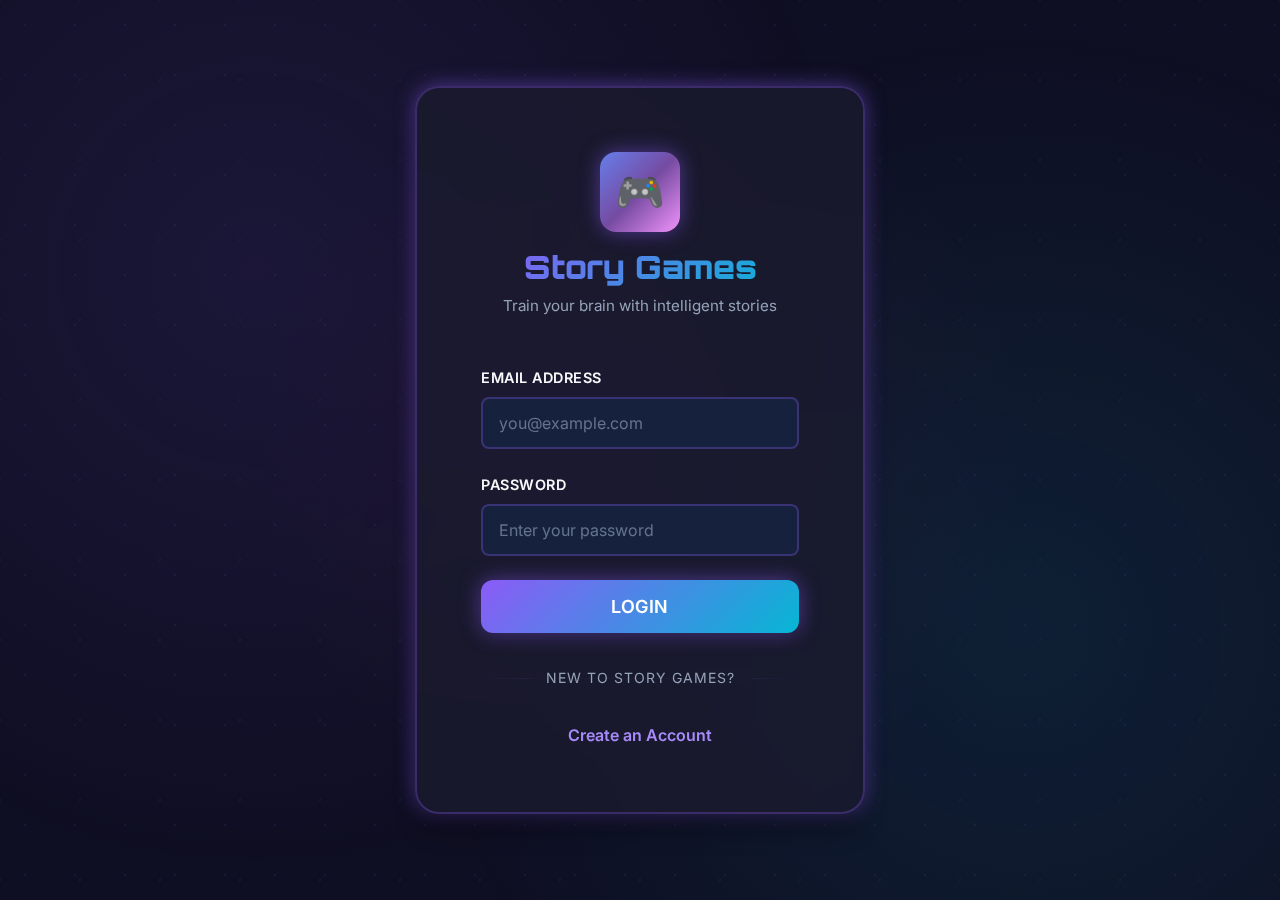
<file: index.html>
<!DOCTYPE html>
<html lang="en">

<head>
  <meta charset="UTF-8">
  <meta name="viewport" content="width=device-width, initial-scale=1.0">
  <meta name="description" content="Story Games - Login to play cognitive story-based games">
  <title>Story Games - Login</title>

  <!-- Styles -->
  <link rel="stylesheet" href="styles/main.css">
  <link rel="stylesheet" href="styles/auth.css">
</head>

<body>
  <div class="auth-container">
    <div class="auth-box">
      <!-- Logo -->
      <div class="auth-logo">
        <div class="auth-logo-icon">🎮</div>
        <h1 class="auth-title">Story Games</h1>
        <p class="auth-subtitle">Train your brain with intelligent stories</p>
      </div>

      <!-- Alert Messages -->
      <div id="loginError" class="alert alert-error"></div>

      <!-- Demo Credentials Info -->
      <div class="alert alert-info"
        style="background-color: #e3f2fd; color: #1976d2; border-left: 4px solid #2196f3; margin-bottom: 20px;">
        <strong>🎯 Demo Account for Testing:</strong><br>
        <strong>Email:</strong> demo@test.com<br>
        <strong>Password:</strong> demo123
      </div>

      <!-- Login Form -->
      <form id="loginForm" class="auth-form">
        <div class="form-group">
          <label for="email">Email Address</label>
          <input type="email" id="email" name="email" placeholder="you@example.com" required autocomplete="email">
        </div>

        <div class="form-group">
          <label for="password">Password</label>
          <input type="password" id="password" name="password" placeholder="Enter your password" required
            autocomplete="current-password">
        </div>

        <button type="submit" class="btn btn-primary btn-lg" style="width: 100%;">
          Login
        </button>
      </form>

      <!-- Divider -->
      <div class="auth-divider">
        <span>New to Story Games?</span>
      </div>

      <!-- Register Link -->
      <div class="auth-link">
        <a href="register.html">Create an Account</a>
      </div>
    </div>
  </div>

  <!-- Scripts -->
  <script src="scripts/storage.js"></script>
  <script src="scripts/auth.js"></script>
  <script>
    // Check if already logged in
    checkAuth(false);

    // Handle login form submission
    document.getElementById('loginForm').addEventListener('submit', function (e) {
      e.preventDefault();

      const formData = {
        email: document.getElementById('email').value,
        password: document.getElementById('password').value
      };

      const submitButton = e.target.querySelector('button[type="submit"]');
      setButtonLoading(submitButton, true);
      hideError('loginError');

      // Simulate network delay for better UX
      setTimeout(() => {
        const result = loginUser(formData.email, formData.password);
        setButtonLoading(submitButton, false);

        if (result.success) {
          // Redirect to dashboard
          window.location.href = 'dashboard.html';
        } else {
          showError('loginError', result.message);
        }
      }, 500);
    });
  </script>
</body>

</html>
</file>
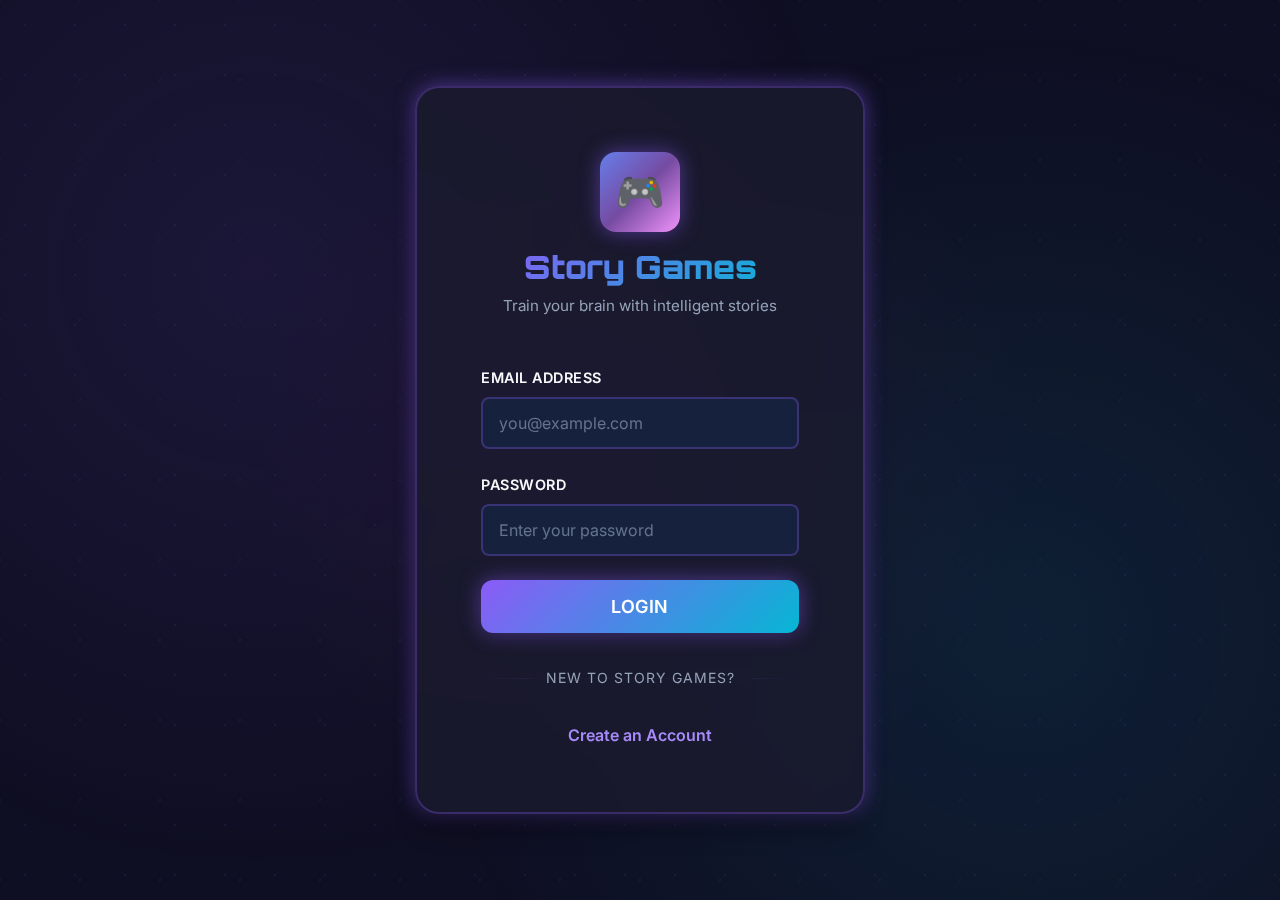
<file: dashboard.html>
<!DOCTYPE html>
<html lang="en">

<head>
    <meta charset="UTF-8">
    <meta name="viewport" content="width=device-width, initial-scale=1.0">
    <meta name="description" content="Story Games - Your gaming dashboard">
    <title>Story Games - Dashboard</title>

    <!-- Styles -->
    <link rel="stylesheet" href="styles/main.css">
    <link rel="stylesheet" href="styles/dashboard.css">
</head>

<body>
    <div class="dashboard">
        <!-- Header -->
        <header class="dashboard-header">
            <div class="container dashboard-header-content">
                <div class="dashboard-welcome">
                    <h2>Welcome back, <span id="userName"></span>!</h2>
                    <p>Ready to train your brain?</p>
                </div>
                <div class="dashboard-actions">
                    <button class="btn btn-secondary" onclick="logoutUser()">
                        Logout
                    </button>
                </div>
            </div>
        </header>

        <!-- Stats Section -->
        <section class="container">
            <div class="stats-grid" id="statsGrid">
                <!-- Stats will be inserted here -->
            </div>
        </section>

        <!-- Games Section -->
        <section class="games-section container">
            <h2 class="section-title">🎮 Choose Your Game</h2>
            <div class="games-grid">
                <!-- Game 1 Card -->
                <div class="game-card game1">
                    <div class="game-icon">🔍</div>
                    <h3 class="game-title">Pattern Detective</h3>
                    <p class="game-description">
                        Read stories and identify whether they describe a <strong>Shape</strong>,
                        <strong>Color</strong>, or <strong>Feeling</strong>.
                        Sharpen your analytical skills with progressive difficulty!
                    </p>
                    <div class="game-stats">
                        <div class="game-stat">
                            <div class="game-stat-label">Your Score</div>
                            <div class="game-stat-value" id="game1Score">0</div>
                        </div>
                        <div class="game-stat">
                            <div class="game-stat-label">Level</div>
                            <div class="game-stat-value" id="game1Level">1</div>
                        </div>
                        <div class="game-stat">
                            <div class="game-stat-label">Rank</div>
                            <div class="game-stat-value" id="game1Rank">#-</div>
                        </div>
                    </div>
                    <a href="game1.html" class="btn btn-primary btn-lg" style="width: 100%;">
                        Play Now
                    </a>
                </div>

                <!-- Game 2 Card -->
                <div class="game-card game2">
                    <div class="game-icon">🔢</div>
                    <h3 class="game-title">Number Hunter</h3>
                    <p class="game-description">
                        Discover the hidden number in each story. From simple numbers to complex calculations,
                        test your comprehension and mathematical intuition!
                    </p>
                    <div class="game-stats">
                        <div class="game-stat">
                            <div class="game-stat-label">Your Score</div>
                            <div class="game-stat-value" id="game2Score">0</div>
                        </div>
                        <div class="game-stat">
                            <div class="game-stat-label">Level</div>
                            <div class="game-stat-value" id="game2Level">1</div>
                        </div>
                        <div class="game-stat">
                            <div class="game-stat-label">Rank</div>
                            <div class="game-stat-value" id="game2Rank">#-</div>
                        </div>
                    </div>
                    <a href="game2.html" class="btn btn-primary btn-lg" style="width: 100%;">
                        Play Now
                    </a>
                </div>

                <!-- Game 3 Card -->
                <div class="game-card game3">
                    <div class="game-icon">🧞‍♂️</div>
                    <h3 class="game-title">Gene World Escape</h3>
                    <p class="game-description">
                        Help the hero escape by solving abstract puzzles!
                        Match patterns and unlock the path to freedom.
                    </p>
                    <div class="game-stats">
                        <div class="game-stat">
                            <div class="game-stat-label">Your Score</div>
                            <div class="game-stat-value" id="game3Score">0</div>
                        </div>
                        <div class="game-stat">
                            <div class="game-stat-label">Level</div>
                            <div class="game-stat-value" id="game3Level">1</div>
                        </div>
                        <div class="game-stat">
                            <div class="game-stat-label">Rank</div>
                            <div class="game-stat-value" id="game3Rank">#-</div>
                        </div>
                    </div>
                    <a href="game3.html" class="btn btn-primary btn-lg" style="width: 100%;">
                        Play Now
                    </a>
                </div>
            </div>
        </section>

        <!-- Leaderboard Section -->
        <section class="leaderboard-section container">
            <h2 class="section-title">🏆 Leaderboard</h2>

            <!-- Tabs -->
            <div class="leaderboard-tabs">
                <button class="tab-button active" onclick="switchTab(1)">
                    Pattern Detective
                </button>
                <button class="tab-button" onclick="switchTab(2)">
                    Number Hunter
                </button>
                <button class="tab-button" onclick="switchTab(3)">
                    Gene World Escape
                </button>
            </div>

            <!-- Tab Content -->
            <div class="tab-content active" id="leaderboard1">
                <!-- Game 1 leaderboard will be inserted here -->
            </div>

    </div>

    <div class="tab-content" id="leaderboard2">
        <!-- Game 2 leaderboard will be inserted here -->
    </div>

    <div class="tab-content" id="leaderboard3">
        <!-- Game 3 leaderboard will be inserted here -->
    </div>
    </section>
    </div>

    <!-- User Profile Modal -->
    <div id="userProfileModal" class="modal">
        <div class="modal-content">
            <div class="modal-header">
                <span class="modal-close" onclick="closeUserProfile()">&times;</span>
                <h3 id="profileName">User Profile</h3>
            </div>

            <div class="profile-info">
                <div class="profile-row">
                    <span class="profile-label">Email</span>
                    <span class="profile-value" id="profileEmail"></span>
                </div>
                <div class="profile-row">
                    <span class="profile-label">Age</span>
                    <span class="profile-value"><span id="profileAge"></span> years</span>
                </div>
                <div class="profile-row">
                    <span class="profile-label">Member Since</span>
                    <span class="profile-value" id="profileJoined"></span>
                </div>
            </div>

            <div class="profile-games">
                <div class="profile-game">
                    <h4 class="profile-game-title">🔍 Pattern Detective</h4>
                    <div class="profile-row">
                        <span class="profile-label">Score</span>
                        <span class="profile-value" id="profileGame1Score">0</span>
                    </div>
                    <div class="profile-row">
                        <span class="profile-label">Rank</span>
                        <span class="profile-value" id="profileGame1Rank">#-</span>
                    </div>
                    <div class="profile-row">
                        <span class="profile-label">Level</span>
                        <span class="profile-value" id="profileGame1Level">1</span>
                    </div>
                </div>

                <div class="profile-game">
                    <h4 class="profile-game-title">🔢 Number Hunter</h4>
                    <div class="profile-row">
                        <span class="profile-label">Score</span>
                        <span class="profile-value" id="profileGame2Score">0</span>
                    </div>
                    <div class="profile-row">
                        <span class="profile-label">Rank</span>
                        <span class="profile-value" id="profileGame2Rank">#-</span>
                    </div>
                    <div class="profile-row">
                        <span class="profile-label">Level</span>
                        <span class="profile-value" id="profileGame2Level">1</span>
                    </div>
                </div>

                <div class="profile-game">
                    <h4 class="profile-game-title">🧞‍♂️ Gene World Escape</h4>
                    <div class="profile-row">
                        <span class="profile-label">Score</span>
                        <span class="profile-value" id="profileGame3Score">0</span>
                    </div>
                    <div class="profile-row">
                        <span class="profile-label">Rank</span>
                        <span class="profile-value" id="profileGame3Rank">#-</span>
                    </div>
                    <div class="profile-row">
                        <span class="profile-label">Level</span>
                        <span class="profile-value" id="profileGame3Level">1</span>
                    </div>
                </div>
            </div>
        </div>
    </div>

    <!-- Scripts -->
    <script src="scripts/storage.js"></script>
    <script src="scripts/auth.js"></script>
    <script src="scripts/leaderboard.js"></script>
    <script>
        // Check authentication
        checkAuth(true);

        // Get current user
        const currentUser = getCurrentUser();

        if (currentUser) {
            // Display user info
            document.getElementById('userName').textContent = currentUser.name;

            // Get user stats
            const stats = getUserStats(currentUser.id);

            // Display stats cards
            const statsGrid = document.getElementById('statsGrid');
            statsGrid.innerHTML = `
        <div class="stat-card total">
          <div class="stat-label">
            <span class="stat-label-icon">💯</span>
            Total Score
          </div>
          <div class="stat-value">${stats.totalScore}</div>
          <div class="stat-details">
            <div class="stat-detail">
              <span>📊</span>
              ${stats.totalCompleted} completed
            </div>
          </div>
        </div>
        
        <div class="stat-card game1">
          <div class="stat-label">
            <span class="stat-label-icon">🔍</span>
            Pattern Detective
          </div>
          <div class="stat-value">${stats.game1.score}</div>
          <div class="stat-details">
            <div class="stat-detail">
              <span>🏅</span>
              Rank #${stats.game1.rank}
            </div>
            <div class="stat-detail">
              <span>⬆️</span>
              Level ${stats.game1.level}
            </div>
          </div>
        </div>
        
        <div class="stat-card game2">
          <div class="stat-label">
            <span class="stat-label-icon">🔢</span>
            Number Hunter
          </div>
          <div class="stat-value">${stats.game2.score}</div>
          <div class="stat-details">
            <div class="stat-detail">
              <span>🏅</span>
              Rank #${stats.game2.rank}
            </div>
            <div class="stat-detail">
              <span>⬆️</span>
              Level ${stats.game2.level}
            </div>
          </div>
        </div>
        </div>
        
        <div class="stat-card game3">
          <div class="stat-label">
            <span class="stat-label-icon">🧞‍♂️</span>
            Gene World Escape
          </div>
          <div class="stat-value">${stats.game3.score}</div>
          <div class="stat-details">
            <div class="stat-detail">
              <span>🏅</span>
              Rank #${stats.game3.rank}
            </div>
            <div class="stat-detail">
              <span>⬆️</span>
              Level ${stats.game3.level}
            </div>
          </div>
        </div>
      `;

            // Update game cards
            document.getElementById('game1Score').textContent = stats.game1.score;
            document.getElementById('game1Level').textContent = stats.game1.level;
            document.getElementById('game1Rank').textContent = '#' + stats.game1.rank;

            document.getElementById('game2Level').textContent = stats.game2.level;
            document.getElementById('game2Rank').textContent = '#' + stats.game2.rank;

            document.getElementById('game3Score').textContent = stats.game3.score;
            document.getElementById('game3Level').textContent = stats.game3.level;
            document.getElementById('game3Rank').textContent = '#' + stats.game3.rank;

            // Display leaderboards
            document.getElementById('leaderboard1').innerHTML = renderLeaderboard(1, currentUser.id);
            document.getElementById('leaderboard2').innerHTML = renderLeaderboard(2, currentUser.id);
            document.getElementById('leaderboard3').innerHTML = renderLeaderboard(3, currentUser.id);

            // Add click handlers to leaderboard items
            document.querySelectorAll('.leaderboard-item').forEach(item => {
                item.addEventListener('click', function () {
                    const userId = this.dataset.userId;
                    showUserProfile(userId);
                });
            });
        }

        // Tab switching function
        function switchTab(gameType) {
            // Update tab buttons
            const tabs = document.querySelectorAll('.tab-button');
            tabs.forEach((tab, index) => {
                if (index === gameType - 1) {
                    tab.classList.add('active');
                } else {
                    tab.classList.remove('active');
                }
            });

            // Update tab content
            const contents = document.querySelectorAll('.tab-content');
            contents.forEach((content, index) => {
                if (index === gameType - 1) {
                    content.classList.add('active');
                } else {
                    content.classList.remove('active');
                }
            });
        }

        // Close modal on outside click
        document.getElementById('userProfileModal').addEventListener('click', function (e) {
            if (e.target === this) {
                closeUserProfile();
            }
        });
    </script>
</body>

</html>
</file>
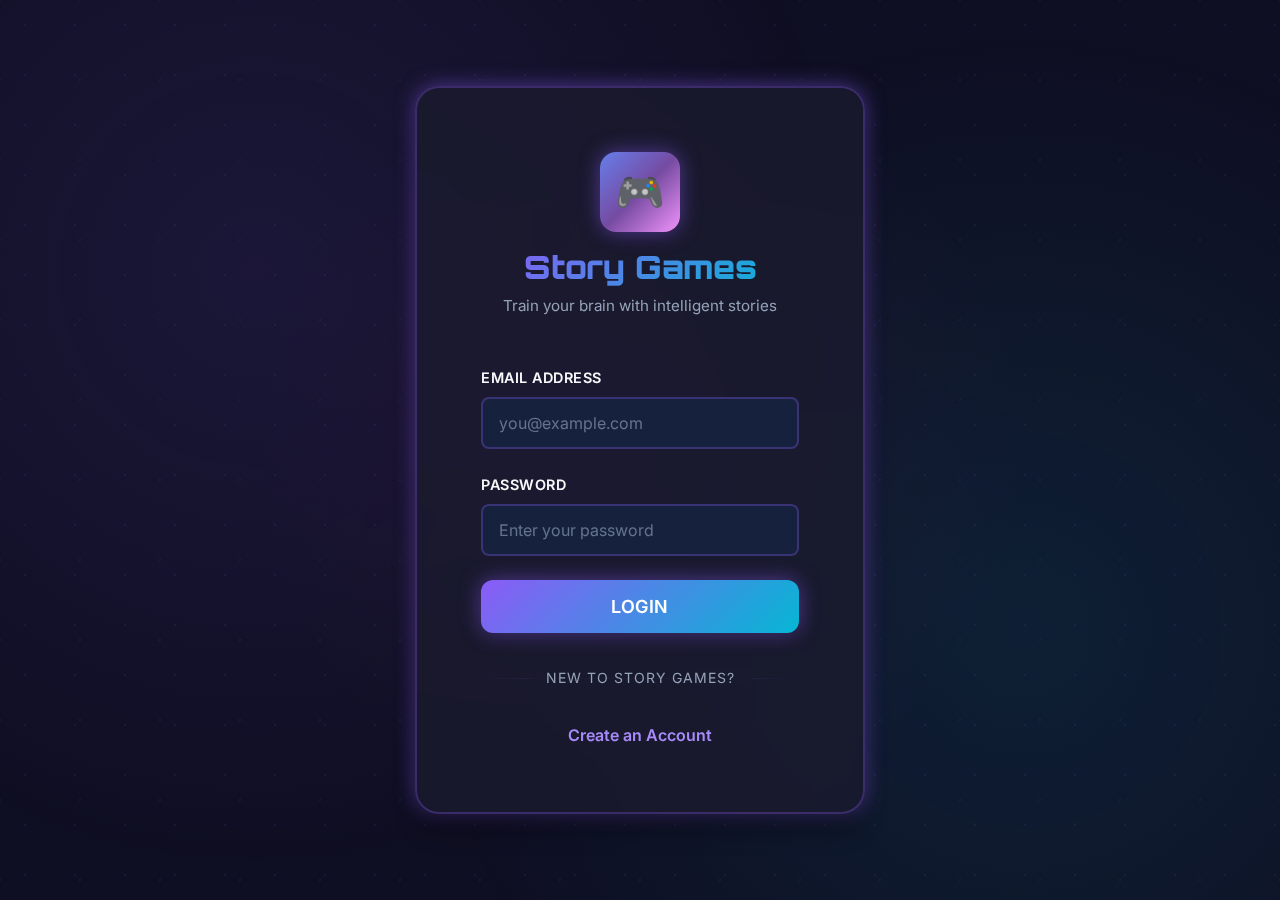
<file: game1.html>
<!DOCTYPE html>
<html lang="en">

<head>
    <meta charset="UTF-8">
    <meta name="viewport" content="width=device-width, initial-scale=1.0">
    <meta name="description" content="Pattern Detective - Identify shapes, colors, or feelings in stories">
    <title>Pattern Detective - Story Games</title>

    <!-- Styles -->
    <link rel="stylesheet" href="styles/main.css">
    <link rel="stylesheet" href="styles/game.css">
</head>

<body>
    <div class="game-container">
        <!-- Game Header -->
        <header class="game-header">
            <div class="container game-header-content">
                <div class="game-title-section">
                    <div class="game-title-icon">🔍</div>
                    <div class="game-title-text">
                        <h1>Pattern Detective</h1>
                        <p class="game-subtitle">Identify the hidden pattern in each story</p>
                    </div>
                </div>

                <div class="game-stats-bar">
                    <div class="game-stat-item">
                        <div class="game-stat-label">Score</div>
                        <div class="game-stat-value score" id="currentScore">0</div>
                    </div>
                    <div class="game-stat-item">
                        <div class="game-stat-label">Level</div>
                        <div class="game-stat-value level" id="currentLevel">1</div>
                    </div>
                    <div class="game-stat-item">
                        <div class="game-stat-label">Progress</div>
                        <div class="game-stat-value" id="storiesCompleted">0</div>
                    </div>
                </div>
            </div>
        </header>

        <!-- Game Area -->
        <main class="game-area">
            <!-- Progress -->
            <div class="level-progress">
                <div class="level-info">
                    <div class="level-badge">
                        <span>⬆️</span>
                        Level <span id="levelNumber">1</span>
                    </div>
                    <div class="difficulty-badge difficulty-easy" id="difficultyBadge">
                        Easy
                    </div>
                </div>
            </div>

            <!-- Story Card -->
            <div class="story-card">
                <p class="story-text" id="storyText">
                    Loading story...
                </p>
            </div>

            <!-- Result Display -->
            <div id="resultDisplay" class="result-display">
                <div class="result-icon" id="resultIcon">✅</div>
                <div class="result-message" id="resultMessage">Correct!</div>
                <div class="result-score-change" id="scoreChange">+3 points</div>
                <div class="result-explanation">
                    <div class="result-explanation-title">
                        <span>💡</span>
                        Explanation
                    </div>
                    <div class="result-explanation-text" id="explanationText"></div>
                </div>
            </div>

            <!-- Answer Section -->
            <div id="answerSection" class="answer-section">
                <div class="answer-label">
                    What is this story primarily about?
                </div>
                <div class="answer-options">
                    <button class="answer-btn" onclick="checkAnswer('shape')">
                        🔷 Shape
                    </button>
                    <button class="answer-btn" onclick="checkAnswer('color')">
                        🎨 Color
                    </button>
                    <button class="answer-btn" onclick="checkAnswer('feeling')">
                        ❤️ Feeling
                    </button>
                </div>
            </div>

            <!-- Action Buttons -->
            <div class="game-actions">
                <a href="dashboard.html" class="btn btn-secondary">
                    Back to Dashboard
                </a>
                <button class="btn btn-primary" onclick="nextStory()" id="nextBtn">
                    Next Story
                </button>
            </div>
        </main>
    </div>

    <!-- Scripts -->
    <script src="scripts/storage.js"></script>
    <script src="scripts/auth.js"></script>
    <script src="scripts/game1.js"></script>
</body>

</html>
</file>
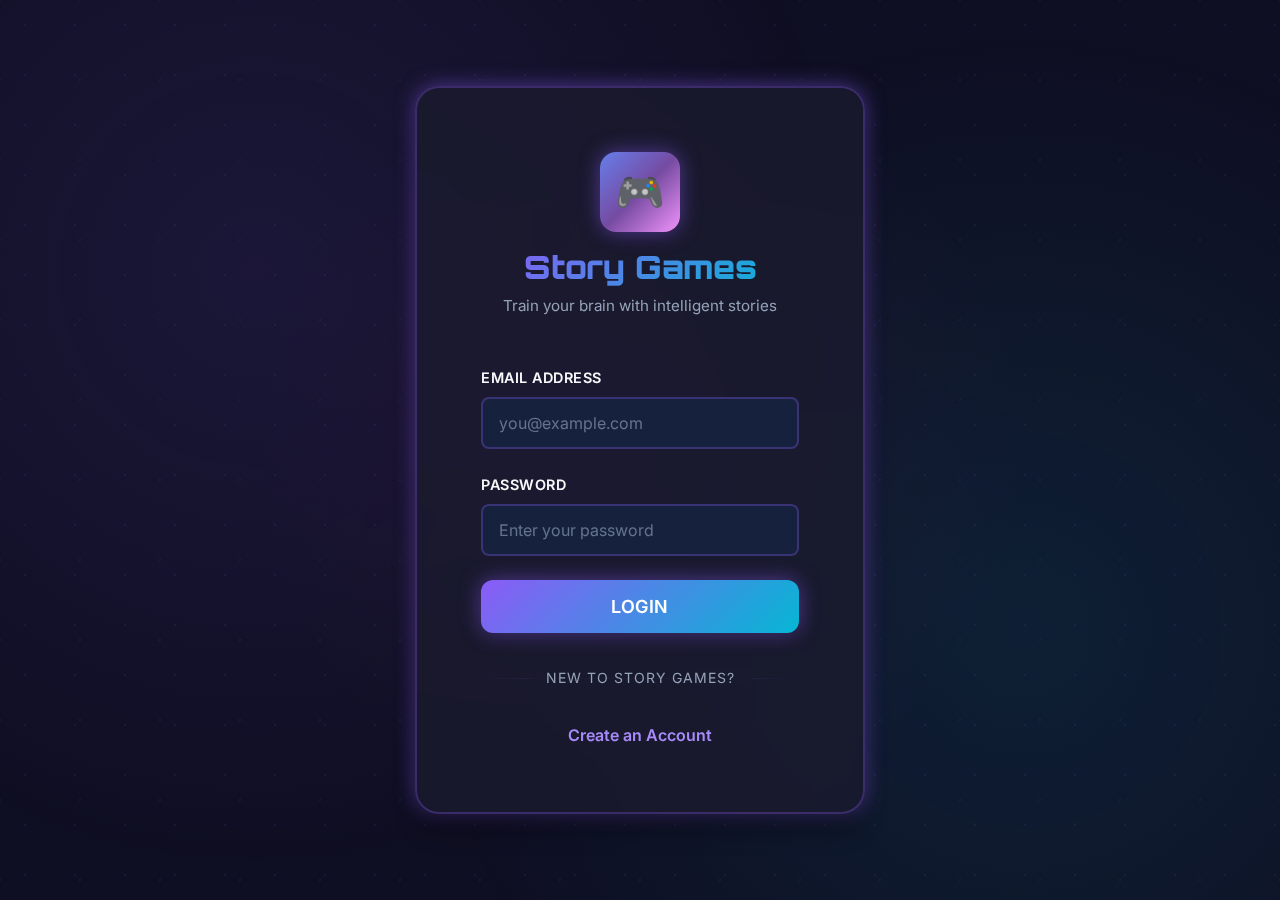
<file: game2.html>
<!DOCTYPE html>
<html lang="en">

<head>
    <meta charset="UTF-8">
    <meta name="viewport" content="width=device-width, initial-scale=1.0">
    <meta name="description" content="Number Hunter - Find hidden numbers in stories">
    <title>Number Hunter - Story Games</title>

    <!-- Styles -->
    <link rel="stylesheet" href="styles/main.css">
    <link rel="stylesheet" href="styles/game.css">
</head>

<body>
    <div class="game-container">
        <!-- Game Header -->
        <header class="game-header">
            <div class="container game-header-content">
                <div class="game-title-section">
                    <div class="game-title-icon">🔢</div>
                    <div class="game-title-text">
                        <h1>Number Hunter</h1>
                        <p class="game-subtitle">Discover the hidden number in each story</p>
                    </div>
                </div>

                <div class="game-stats-bar">
                    <div class="game-stat-item">
                        <div class="game-stat-label">Score</div>
                        <div class="game-stat-value score" id="currentScore">0</div>
                    </div>
                    <div class="game-stat-item">
                        <div class="game-stat-label">Level</div>
                        <div class="game-stat-value level" id="currentLevel">1</div>
                    </div>
                    <div class="game-stat-item">
                        <div class="game-stat-label">Progress</div>
                        <div class="game-stat-value" id="storiesCompleted">0</div>
                    </div>
                </div>
            </div>
        </header>

        <!-- Game Area -->
        <main class="game-area">
            <!-- Progress -->
            <div class="level-progress">
                <div class="level-info">
                    <div class="level-badge">
                        <span>⬆️</span>
                        Level <span id="levelNumber">1</span>
                    </div>
                    <div class="difficulty-badge difficulty-easy" id="difficultyBadge">
                        Easy
                    </div>
                </div>
            </div>

            <!-- Story Card -->
            <div class="story-card">
                <p class="story-text" id="storyText">
                    Loading story...
                </p>
            </div>

            <!-- Result Display -->
            <div id="resultDisplay" class="result-display">
                <div class="result-icon" id="resultIcon">✅</div>
                <div class="result-message" id="resultMessage">Correct!</div>
                <div class="result-score-change" id="scoreChange">+3 points</div>
                <div class="result-explanation">
                    <div class="result-explanation-title">
                        <span>💡</span>
                        Explanation
                    </div>
                    <div class="result-explanation-text" id="explanationText"></div>
                </div>
            </div>

            <!-- Answer Section -->
            <div id="answerSection" class="answer-section">
                <div class="answer-label">
                    What number is indicated in this story?
                </div>
                <div class="number-input-container">
                    <input type="number" id="numberInput" class="number-input" placeholder="Enter number..."
                        autocomplete="off">
                </div>
                <div style="text-align: center; margin-top: var(--space-lg);">
                    <button class="btn btn-primary btn-lg" onclick="submitAnswer()" id="submitBtn">
                        Submit Answer
                    </button>
                </div>
            </div>

            <!-- Action Buttons -->
            <div class="game-actions">
                <a href="dashboard.html" class="btn btn-secondary">
                    Back to Dashboard
                </a>
                <button class="btn btn-primary" onclick="nextStory()" id="nextBtn">
                    Next Story
                </button>
            </div>
        </main>
    </div>

    <!-- Scripts -->
    <script src="scripts/storage.js"></script>
    <script src="scripts/auth.js"></script>
    <script src="scripts/game2.js"></script>
</body>

</html>
</file>
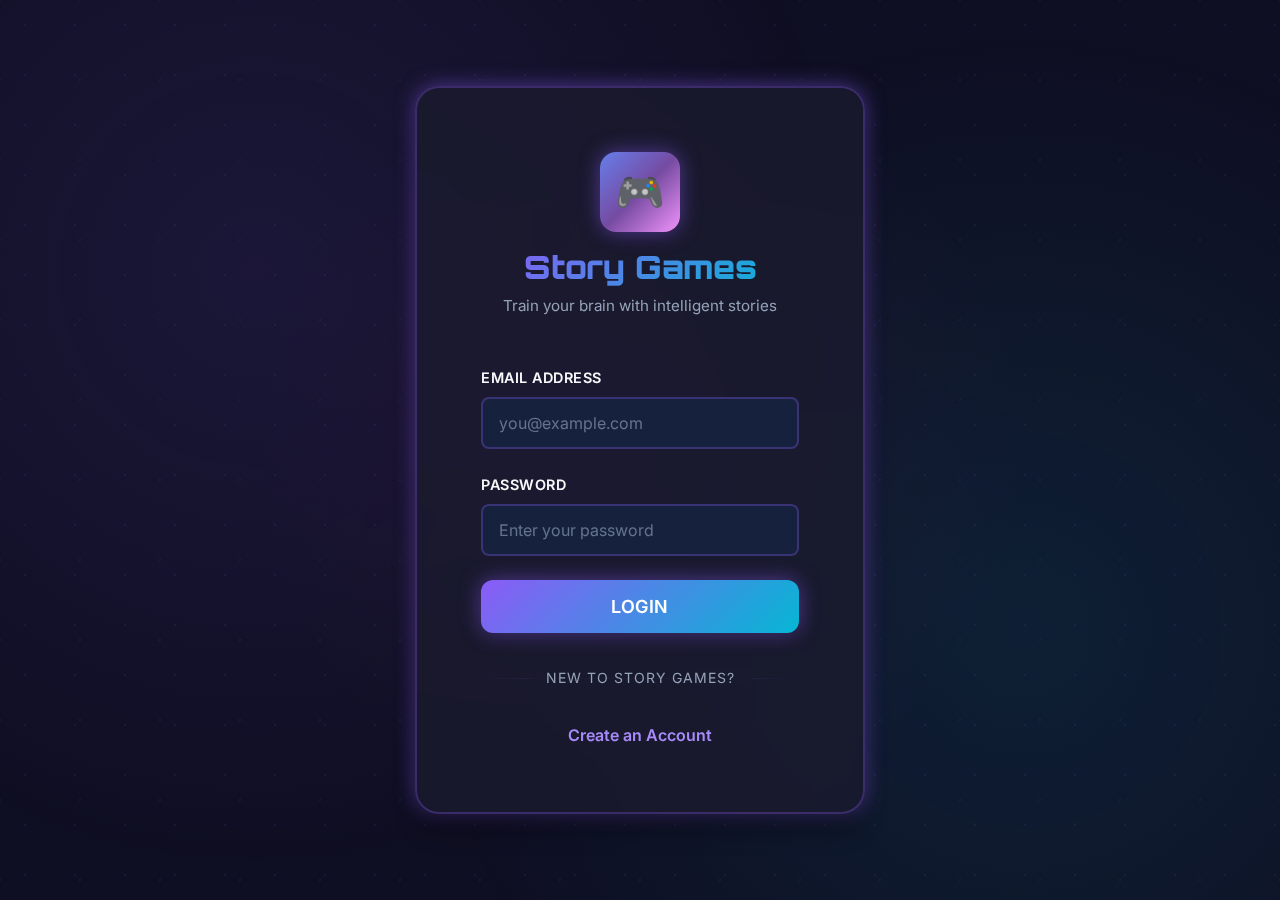
<file: game3.html>
<!DOCTYPE html>
<html lang="en">

<head>
    <meta charset="UTF-8">
    <meta name="viewport" content="width=device-width, initial-scale=1.0">
    <meta name="description" content="Gene World Escape - Solve puzzles to help the gene escape">
    <title>Gene World Escape - Story Games</title>

    <!-- Styles -->
    <link rel="stylesheet" href="styles/main.css">
    <link rel="stylesheet" href="styles/game.css">
    <link rel="stylesheet" href="styles/game3.css">
</head>

<body>
    <div class="game-container">
        <!-- Game Header -->
        <header class="game-header">
            <div class="container game-header-content">
                <div class="game-title-section">
                    <div class="game-title-icon">🧞‍♂️</div>
                    <div class="game-title-text">
                        <h1>Gene World Escape</h1>
                        <p class="game-subtitle">Solve the patterns to help the hero escape!</p>
                    </div>
                </div>

                <div class="game-stats-bar">
                    <div class="game-stat-item">
                        <div class="game-stat-label">Score</div>
                        <div class="game-stat-value score" id="currentScore">0</div>
                    </div>
                    <div class="game-stat-item">
                        <div class="game-stat-label">Level</div>
                        <div class="game-stat-value level" id="currentLevel">1</div>
                    </div>
                    <div class="game-stat-item">
                        <div class="game-stat-label">Progress</div>
                        <div class="game-stat-value" id="levelsCompleted">0</div>
                    </div>
                </div>
            </div>
        </header>

        <!-- Game Area -->
        <main class="game-area">
            <div class="game3-container" id="app-container">

                <div id="intro-screen" class="screen active">
                    <div class="road"></div>
                    <div id="hero" class="character running">🏃</div>
                    <div id="level-marker">Lv. <span id="introLevel">1</span></div>
                    <div id="gene-intro" class="character hidden">🧞‍♂️</div>
                </div>

                <!-- Auth Screen removed, replaced with direct game entry logic -->

                <div id="game-screen" class="screen hidden">
                    <div class="game3-header">
                        <div id="user-display">👤 <span id="username-display"></span></div>
                        <div id="level-display">Lv. 1</div>
                    </div>

                    <div class="gene-helper">
                        <div class="gene-avatar">🧞‍♂️</div>
                        <div class="message-bubble">
                            <span id="gene-hint">Observation is key...</span>
                        </div>
                    </div>

                    <div class="puzzle-container">
                        <div id="puzzle-grid" class="grid-3x3"></div>
                    </div>

                    <div class="options-container" id="options-container">
                    </div>

                    <div id="feedback-overlay" class="hidden"></div>
                </div>

                <div id="victory-screen" class="screen hidden">
                    <div class="fireworks">🎆 🎇 ✨</div>
                    <div class="hero-free">🏃💨 🚪</div>
                    <div class="message">You Escaped! 🔓 🌍</div>
                    <p>Final Score: <span id="final-score">0</span></p>
                    <div class="rank" id="final-rank">Mastermind</div>
                    <button id="btn-restart">Play Again</button>
                    <br>
                    <a href="dashboard.html" class="btn btn-secondary"
                        style="margin-top: 10px; display: inline-block;">Back to Dashboard</a>
                </div>

            </div>

            <div style="text-align: center; margin-top: 20px;">
                <a href="dashboard.html" class="btn btn-secondary">
                    Back to Dashboard
                </a>
            </div>
        </main>
    </div>

    <!-- Scripts -->
    <script src="scripts/storage.js"></script>
    <script src="scripts/auth.js"></script>
    <script src="scripts/game3.js"></script>
</body>

</html>
</file>
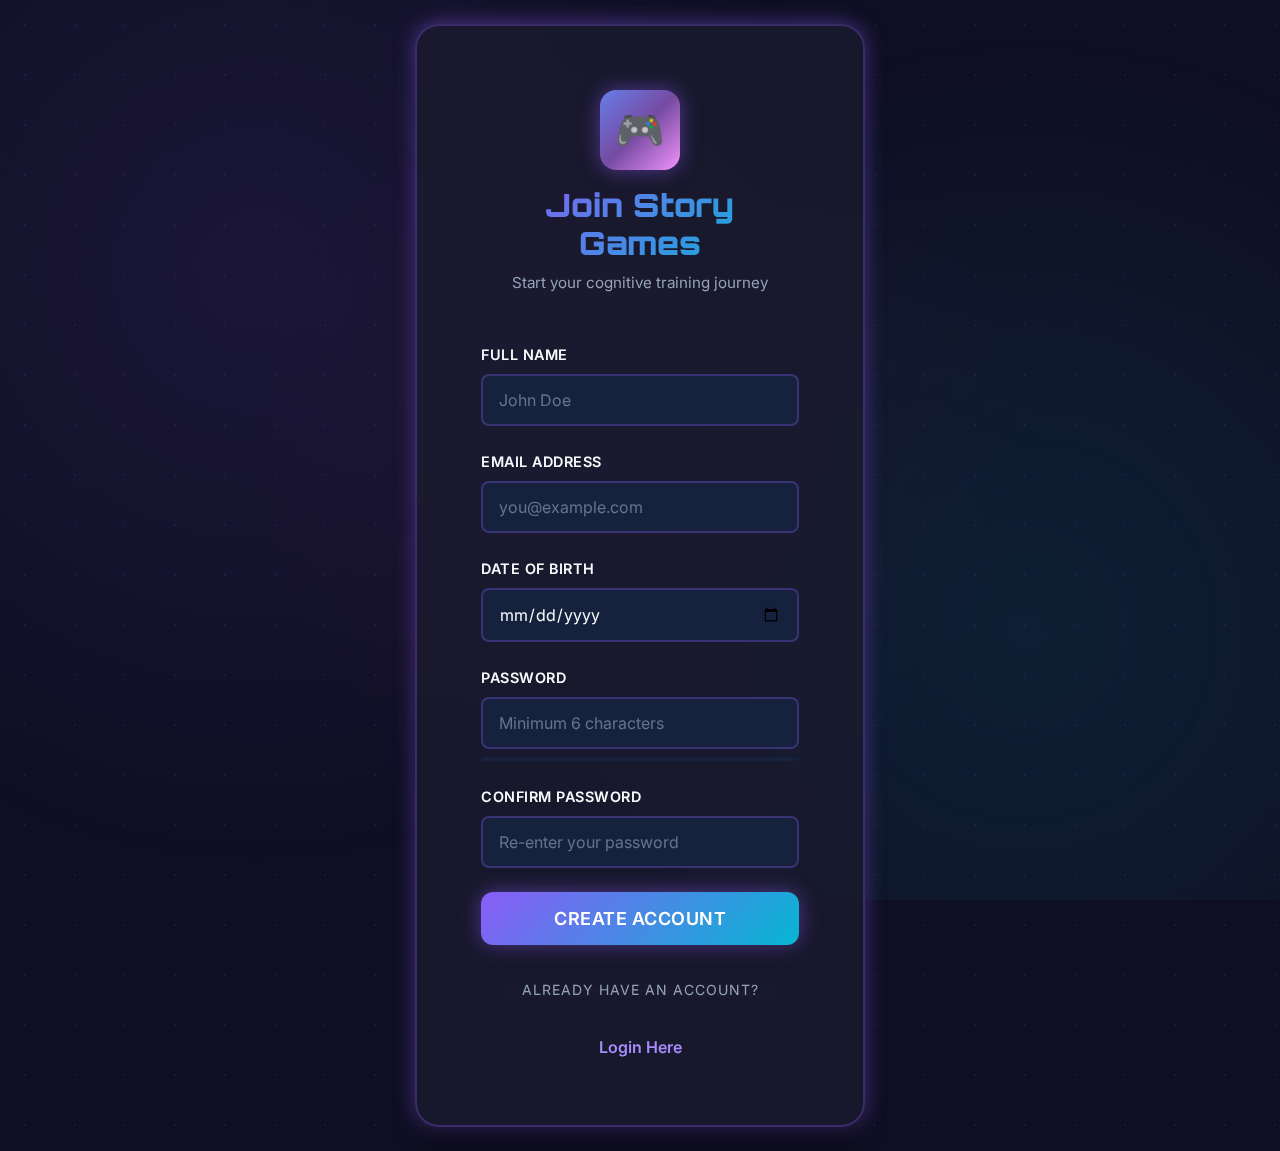
<file: register.html>
<!DOCTYPE html>
<html lang="en">

<head>
    <meta charset="UTF-8">
    <meta name="viewport" content="width=device-width, initial-scale=1.0">
    <meta name="description" content="Story Games - Create your account">
    <title>Story Games - Register</title>

    <!-- Styles -->
    <link rel="stylesheet" href="styles/main.css">
    <link rel="stylesheet" href="styles/auth.css">
</head>

<body>
    <div class="auth-container">
        <div class="auth-box">
            <!-- Logo -->
            <div class="auth-logo">
                <div class="auth-logo-icon">🎮</div>
                <h1 class="auth-title">Join Story Games</h1>
                <p class="auth-subtitle">Start your cognitive training journey</p>
            </div>

            <!-- Alert Messages -->
            <div id="registerError" class="alert alert-error"></div>

            <!-- Registration Form -->
            <form id="registerForm" class="auth-form">
                <div class="form-group">
                    <label for="name">Full Name</label>
                    <input type="text" id="name" name="name" placeholder="John Doe" required autocomplete="name"
                        minlength="2">
                </div>

                <div class="form-group">
                    <label for="email">Email Address</label>
                    <input type="email" id="email" name="email" placeholder="you@example.com" required
                        autocomplete="email">
                </div>

                <div class="form-group">
                    <label for="dob">Date of Birth</label>
                    <input type="date" id="dob" name="dob" required max="2011-01-08">
                </div>

                <div class="form-group">
                    <label for="password">Password</label>
                    <input type="password" id="password" name="password" placeholder="Minimum 6 characters" required
                        autocomplete="new-password" minlength="6">
                    <div class="password-strength">
                        <div id="passwordStrengthBar" class="password-strength-bar"></div>
                    </div>
                </div>

                <div class="form-group">
                    <label for="confirmPassword">Confirm Password</label>
                    <input type="password" id="confirmPassword" name="confirmPassword"
                        placeholder="Re-enter your password" required autocomplete="new-password" minlength="6">
                </div>

                <button type="submit" class="btn btn-primary btn-lg" style="width: 100%;">
                    Create Account
                </button>
            </form>

            <!-- Divider -->
            <div class="auth-divider">
                <span>Already have an account?</span>
            </div>

            <!-- Login Link -->
            <div class="auth-link">
                <a href="index.html">Login Here</a>
            </div>
        </div>
    </div>

    <!-- Scripts -->
    <script src="scripts/storage.js"></script>
    <script src="scripts/auth.js"></script>
    <script>
        // Check if already logged in
        checkAuth(false);

        // Password strength indicator
        document.getElementById('password').addEventListener('input', function (e) {
            const password = e.target.value;
            const strengthBar = document.getElementById('passwordStrengthBar');

            if (password.length === 0) {
                strengthBar.className = 'password-strength-bar';
            } else if (password.length < 6) {
                strengthBar.className = 'password-strength-bar weak';
            } else if (password.length < 10) {
                strengthBar.className = 'password-strength-bar medium';
            } else {
                strengthBar.className = 'password-strength-bar strong';
            }
        });

        // Handle registration form submission
        document.getElementById('registerForm').addEventListener('submit', function (e) {
            e.preventDefault();

            const formData = {
                name: document.getElementById('name').value,
                email: document.getElementById('email').value,
                dob: document.getElementById('dob').value,
                password: document.getElementById('password').value,
                confirmPassword: document.getElementById('confirmPassword').value
            };

            const submitButton = e.target.querySelector('button[type="submit"]');
            setButtonLoading(submitButton, true);
            hideError('registerError');

            // Simulate network delay for better UX
            setTimeout(() => {
                const result = registerUser(formData);
                setButtonLoading(submitButton, false);

                if (result.success) {
                    // Redirect to dashboard
                    window.location.href = 'dashboard.html';
                } else {
                    showError('registerError', result.message);
                }
            }, 500);
        });
    </script>
</body>

</html>
</file>
<file: styles/main.css>
/* ============================================
   STORY GAMES - MAIN DESIGN SYSTEM
   Modern Gaming Aesthetic with Dark Theme
   ============================================ */

@import url('https://fonts.googleapis.com/css2?family=Inter:wght@300;400;500;600;700&family=Orbitron:wght@500;700;900&display=swap');

/* ============================================
   CSS VARIABLES - DESIGN TOKENS
   ============================================ */
:root {
  /* Primary Color Palette */
  --primary-purple: #8b5cf6;
  --primary-purple-dark: #6d28d9;
  --primary-purple-light: #a78bfa;
  
  --secondary-cyan: #06b6d4;
  --secondary-cyan-dark: #0891b2;
  --secondary-cyan-light: #22d3ee;
  
  --accent-pink: #ec4899;
  --accent-orange: #f97316;
  --accent-green: #10b981;
  
  /* Dark Theme Colors */
  --bg-primary: #0f0f23;
  --bg-secondary: #1a1a2e;
  --bg-tertiary: #16213e;
  --bg-card: rgba(26, 26, 46, 0.8);
  --bg-card-hover: rgba(26, 26, 46, 0.95);
  
  /* Text Colors */
  --text-primary: #f8fafc;
  --text-secondary: #cbd5e1;
  --text-muted: #94a3b8;
  --text-dim: #64748b;
  
  /* Gradients */
  --gradient-primary: linear-gradient(135deg, var(--primary-purple) 0%, var(--secondary-cyan) 100%);
  --gradient-secondary: linear-gradient(135deg, var(--accent-pink) 0%, var(--accent-orange) 100%);
  --gradient-success: linear-gradient(135deg, var(--accent-green) 0%, var(--secondary-cyan) 100%);
  --gradient-gaming: linear-gradient(135deg, #667eea 0%, #764ba2 50%, #f093fb 100%);
  
  /* Spacing */
  --space-xs: 0.25rem;
  --space-sm: 0.5rem;
  --space-md: 1rem;
  --space-lg: 1.5rem;
  --space-xl: 2rem;
  --space-2xl: 3rem;
  --space-3xl: 4rem;
  
  /* Border Radius */
  --radius-sm: 0.375rem;
  --radius-md: 0.5rem;
  --radius-lg: 0.75rem;
  --radius-xl: 1rem;
  --radius-2xl: 1.5rem;
  --radius-full: 9999px;
  
  /* Shadows */
  --shadow-sm: 0 1px 2px 0 rgba(0, 0, 0, 0.05);
  --shadow-md: 0 4px 6px -1px rgba(0, 0, 0, 0.1);
  --shadow-lg: 0 10px 15px -3px rgba(0, 0, 0, 0.3);
  --shadow-xl: 0 20px 25px -5px rgba(0, 0, 0, 0.4);
  --shadow-glow: 0 0 20px rgba(139, 92, 246, 0.5);
  --shadow-glow-cyan: 0 0 20px rgba(6, 182, 212, 0.5);
  
  /* Transitions */
  --transition-fast: 150ms ease-in-out;
  --transition-base: 250ms ease-in-out;
  --transition-slow: 350ms ease-in-out;
  
  /* Font Families */
  --font-heading: 'Orbitron', sans-serif;
  --font-body: 'Inter', sans-serif;
}

/* ============================================
   GLOBAL RESET & BASE STYLES
   ============================================ */
* {
  margin: 0;
  padding: 0;
  box-sizing: border-box;
}

html {
  font-size: 16px;
  scroll-behavior: smooth;
}

body {
  font-family: var(--font-body);
  background: var(--bg-primary);
  color: var(--text-primary);
  line-height: 1.6;
  min-height: 100vh;
  overflow-x: hidden;
  position: relative;
}

/* Animated Background */
body::before {
  content: '';
  position: fixed;
  top: 0;
  left: 0;
  width: 100%;
  height: 100%;
  background: 
    radial-gradient(circle at 20% 30%, rgba(139, 92, 246, 0.1) 0%, transparent 50%),
    radial-gradient(circle at 80% 70%, rgba(6, 182, 212, 0.1) 0%, transparent 50%),
    radial-gradient(circle at 50% 50%, rgba(236, 72, 153, 0.05) 0%, transparent 50%);
  z-index: -1;
  animation: bgPulse 15s ease-in-out infinite;
}

@keyframes bgPulse {
  0%, 100% { opacity: 1; }
  50% { opacity: 0.7; }
}

/* ============================================
   TYPOGRAPHY
   ============================================ */
h1, h2, h3, h4, h5, h6 {
  font-family: var(--font-heading);
  font-weight: 700;
  line-height: 1.2;
  color: var(--text-primary);
}

h1 {
  font-size: 3rem;
  font-weight: 900;
  background: var(--gradient-primary);
  -webkit-background-clip: text;
  -webkit-text-fill-color: transparent;
  background-clip: text;
  margin-bottom: var(--space-lg);
}

h2 {
  font-size: 2rem;
  margin-bottom: var(--space-md);
}

h3 {
  font-size: 1.5rem;
  margin-bottom: var(--space-md);
}

p {
  margin-bottom: var(--space-md);
  color: var(--text-secondary);
}

a {
  color: var(--primary-purple-light);
  text-decoration: none;
  transition: color var(--transition-fast);
}

a:hover {
  color: var(--secondary-cyan-light);
}

/* ============================================
   BUTTON COMPONENTS
   ============================================ */
.btn {
  display: inline-flex;
  align-items: center;
  justify-content: center;
  gap: var(--space-sm);
  padding: 0.75rem 1.5rem;
  font-family: var(--font-body);
  font-size: 1rem;
  font-weight: 600;
  border: none;
  border-radius: var(--radius-lg);
  cursor: pointer;
  transition: all var(--transition-base);
  position: relative;
  overflow: hidden;
  text-transform: uppercase;
  letter-spacing: 0.5px;
}

.btn::before {
  content: '';
  position: absolute;
  top: 50%;
  left: 50%;
  width: 0;
  height: 0;
  border-radius: 50%;
  background: rgba(255, 255, 255, 0.2);
  transform: translate(-50%, -50%);
  transition: width var(--transition-slow), height var(--transition-slow);
}

.btn:hover::before {
  width: 300px;
  height: 300px;
}

.btn-primary {
  background: var(--gradient-primary);
  color: white;
  box-shadow: var(--shadow-md), var(--shadow-glow);
}

.btn-primary:hover {
  transform: translateY(-2px);
  box-shadow: var(--shadow-lg), var(--shadow-glow);
}

.btn-secondary {
  background: var(--bg-tertiary);
  color: var(--text-primary);
  border: 2px solid var(--primary-purple);
  box-shadow: var(--shadow-sm);
}

.btn-secondary:hover {
  background: var(--primary-purple);
  border-color: var(--primary-purple-light);
  transform: translateY(-2px);
  box-shadow: var(--shadow-md);
}

.btn-success {
  background: var(--gradient-success);
  color: white;
  box-shadow: var(--shadow-md);
}

.btn-success:hover {
  transform: translateY(-2px);
  box-shadow: var(--shadow-lg);
}

.btn-danger {
  background: var(--gradient-secondary);
  color: white;
  box-shadow: var(--shadow-md);
}

.btn-danger:hover {
  transform: translateY(-2px);
  box-shadow: var(--shadow-lg);
}

.btn-sm {
  padding: 0.5rem 1rem;
  font-size: 0.875rem;
}

.btn-lg {
  padding: 1rem 2rem;
  font-size: 1.125rem;
}

.btn:disabled {
  opacity: 0.5;
  cursor: not-allowed;
  transform: none !important;
}

/* ============================================
   CARD COMPONENTS
   ============================================ */
.card {
  background: var(--bg-card);
  backdrop-filter: blur(10px);
  border: 1px solid rgba(139, 92, 246, 0.2);
  border-radius: var(--radius-xl);
  padding: var(--space-xl);
  box-shadow: var(--shadow-lg);
  transition: all var(--transition-base);
}

.card:hover {
  background: var(--bg-card-hover);
  border-color: rgba(139, 92, 246, 0.4);
  box-shadow: var(--shadow-xl), var(--shadow-glow);
  transform: translateY(-4px);
}

.card-header {
  margin-bottom: var(--space-lg);
  padding-bottom: var(--space-md);
  border-bottom: 2px solid rgba(139, 92, 246, 0.3);
}

.card-title {
  font-size: 1.5rem;
  font-family: var(--font-heading);
  color: var(--text-primary);
  margin-bottom: var(--space-sm);
}

.card-body {
  color: var(--text-secondary);
}

/* ============================================
   FORM COMPONENTS
   ============================================ */
.form-group {
  margin-bottom: var(--space-lg);
}

label {
  display: block;
  margin-bottom: var(--space-sm);
  font-weight: 600;
  color: var(--text-primary);
  font-size: 0.9rem;
  text-transform: uppercase;
  letter-spacing: 0.5px;
}

input, select, textarea {
  width: 100%;
  padding: 0.875rem 1rem;
  font-family: var(--font-body);
  font-size: 1rem;
  background: var(--bg-tertiary);
  border: 2px solid rgba(139, 92, 246, 0.3);
  border-radius: var(--radius-md);
  color: var(--text-primary);
  transition: all var(--transition-base);
}

input:focus, select:focus, textarea:focus {
  outline: none;
  border-color: var(--primary-purple);
  box-shadow: 0 0 0 3px rgba(139, 92, 246, 0.2);
  background: var(--bg-secondary);
}

input::placeholder {
  color: var(--text-dim);
}

.input-error {
  border-color: var(--accent-pink) !important;
}

.error-message {
  color: var(--accent-pink);
  font-size: 0.875rem;
  margin-top: var(--space-sm);
  display: flex;
  align-items: center;
  gap: var(--space-xs);
}

/* ============================================
   BADGE & TAG COMPONENTS
   ============================================ */
.badge {
  display: inline-flex;
  align-items: center;
  gap: var(--space-xs);
  padding: 0.25rem 0.75rem;
  font-size: 0.75rem;
  font-weight: 600;
  border-radius: var(--radius-full);
  text-transform: uppercase;
  letter-spacing: 0.5px;
}

.badge-primary {
  background: var(--gradient-primary);
  color: white;
}

.badge-success {
  background: var(--accent-green);
  color: white;
}

.badge-warning {
  background: var(--accent-orange);
  color: white;
}

.badge-danger {
  background: var(--accent-pink);
  color: white;
}

.badge-info {
  background: var(--secondary-cyan);
  color: white;
}

/* ============================================
   UTILITY CLASSES
   ============================================ */
.container {
  max-width: 1200px;
  margin: 0 auto;
  padding: 0 var(--space-lg);
}

.text-center {
  text-align: center;
}

.text-muted {
  color: var(--text-muted);
}

.mt-sm { margin-top: var(--space-sm); }
.mt-md { margin-top: var(--space-md); }
.mt-lg { margin-top: var(--space-lg); }
.mt-xl { margin-top: var(--space-xl); }

.mb-sm { margin-bottom: var(--space-sm); }
.mb-md { margin-bottom: var(--space-md); }
.mb-lg { margin-bottom: var(--space-lg); }
.mb-xl { margin-bottom: var(--space-xl); }

.flex {
  display: flex;
}

.flex-center {
  display: flex;
  align-items: center;
  justify-content: center;
}

.flex-between {
  display: flex;
  align-items: center;
  justify-content: space-between;
}

.gap-sm { gap: var(--space-sm); }
.gap-md { gap: var(--space-md); }
.gap-lg { gap: var(--space-lg); }

.grid {
  display: grid;
  gap: var(--space-lg);
}

.grid-2 {
  grid-template-columns: repeat(2, 1fr);
}

.grid-3 {
  grid-template-columns: repeat(3, 1fr);
}

/* ============================================
   LOADING & ANIMATION UTILITIES
   ============================================ */
@keyframes fadeIn {
  from {
    opacity: 0;
    transform: translateY(20px);
  }
  to {
    opacity: 1;
    transform: translateY(0);
  }
}

.fade-in {
  animation: fadeIn 0.5s ease-out;
}

@keyframes spin {
  to {
    transform: rotate(360deg);
  }
}

.spinner {
  width: 40px;
  height: 40px;
  border: 4px solid rgba(139, 92, 246, 0.2);
  border-top-color: var(--primary-purple);
  border-radius: 50%;
  animation: spin 0.8s linear infinite;
}

/* ============================================
   RESPONSIVE DESIGN
   ============================================ */
@media (max-width: 768px) {
  html {
    font-size: 14px;
  }
  
  h1 {
    font-size: 2rem;
  }
  
  h2 {
    font-size: 1.5rem;
  }
  
  .grid-2, .grid-3 {
    grid-template-columns: 1fr;
  }
  
  .card {
    padding: var(--space-lg);
  }
}

/* ============================================
   SCROLLBAR STYLING
   ============================================ */
::-webkit-scrollbar {
  width: 10px;
}

::-webkit-scrollbar-track {
  background: var(--bg-secondary);
}

::-webkit-scrollbar-thumb {
  background: var(--gradient-primary);
  border-radius: var(--radius-full);
}

::-webkit-scrollbar-thumb:hover {
  background: var(--primary-purple-dark);
}
</file>
<file: styles/auth.css>
/* ============================================
   AUTHENTICATION PAGES STYLES
   Login & Registration
   ============================================ */

.auth-container {
    min-height: 100vh;
    display: flex;
    align-items: center;
    justify-content: center;
    padding: var(--space-lg);
    position: relative;
}

/* Animated particles background */
.auth-container::after {
    content: '';
    position: absolute;
    top: 0;
    left: 0;
    width: 100%;
    height: 100%;
    background-image:
        radial-gradient(circle, rgba(139, 92, 246, 0.1) 1px, transparent 1px),
        radial-gradient(circle, rgba(6, 182, 212, 0.1) 1px, transparent 1px);
    background-size: 50px 50px, 80px 80px;
    background-position: 0 0, 40px 40px;
    animation: particleFloat 20s linear infinite;
    pointer-events: none;
    z-index: -1;
}

@keyframes particleFloat {
    from {
        background-position: 0 0, 40px 40px;
    }

    to {
        background-position: 0 100px, 40px 140px;
    }
}

.auth-box {
    width: 100%;
    max-width: 450px;
    background: var(--bg-card);
    backdrop-filter: blur(20px);
    border: 2px solid rgba(139, 92, 246, 0.3);
    border-radius: var(--radius-2xl);
    padding: var(--space-3xl);
    box-shadow: var(--shadow-xl), var(--shadow-glow);
    animation: fadeIn 0.6s ease-out;
}

.auth-logo {
    text-align: center;
    margin-bottom: var(--space-2xl);
}

.auth-logo-icon {
    width: 80px;
    height: 80px;
    margin: 0 auto var(--space-md);
    background: var(--gradient-gaming);
    border-radius: var(--radius-xl);
    display: flex;
    align-items: center;
    justify-content: center;
    font-size: 2.5rem;
    box-shadow: var(--shadow-glow);
    animation: logoFloat 3s ease-in-out infinite;
}

@keyframes logoFloat {

    0%,
    100% {
        transform: translateY(0);
    }

    50% {
        transform: translateY(-10px);
    }
}

.auth-title {
    font-size: 2rem;
    font-family: var(--font-heading);
    background: var(--gradient-primary);
    -webkit-background-clip: text;
    -webkit-text-fill-color: transparent;
    background-clip: text;
    margin-bottom: var(--space-sm);
}

.auth-subtitle {
    color: var(--text-muted);
    font-size: 0.95rem;
}

.auth-form {
    margin-top: var(--space-xl);
}

.form-row {
    display: grid;
    grid-template-columns: 1fr 1fr;
    gap: var(--space-md);
}

.auth-divider {
    margin: var(--space-xl) 0;
    text-align: center;
    position: relative;
}

.auth-divider::before {
    content: '';
    position: absolute;
    top: 50%;
    left: 0;
    right: 0;
    height: 1px;
    background: linear-gradient(to right,
            transparent,
            rgba(139, 92, 246, 0.3),
            transparent);
}

.auth-divider span {
    position: relative;
    padding: 0 var(--space-md);
    background: var(--bg-card);
    color: var(--text-muted);
    font-size: 0.875rem;
    text-transform: uppercase;
    letter-spacing: 1px;
}

.auth-link {
    text-align: center;
    margin-top: var(--space-lg);
    color: var(--text-secondary);
}

.auth-link a {
    color: var(--primary-purple-light);
    font-weight: 600;
    transition: all var(--transition-fast);
}

.auth-link a:hover {
    color: var(--secondary-cyan-light);
    text-shadow: 0 0 10px rgba(6, 182, 212, 0.5);
}

.password-strength {
    margin-top: var(--space-sm);
    height: 4px;
    background: var(--bg-tertiary);
    border-radius: var(--radius-full);
    overflow: hidden;
}

.password-strength-bar {
    height: 100%;
    width: 0;
    transition: all var(--transition-base);
    border-radius: var(--radius-full);
}

.password-strength-bar.weak {
    width: 33%;
    background: var(--accent-pink);
}

.password-strength-bar.medium {
    width: 66%;
    background: var(--accent-orange);
}

.password-strength-bar.strong {
    width: 100%;
    background: var(--accent-green);
}

.alert {
    padding: var(--space-md);
    border-radius: var(--radius-md);
    margin-bottom: var(--space-lg);
    display: none;
    animation: fadeIn 0.3s ease-out;
}

.alert-error {
    background: rgba(236, 72, 153, 0.1);
    border: 1px solid var(--accent-pink);
    color: var(--accent-pink);
}

.alert-success {
    background: rgba(16, 185, 129, 0.1);
    border: 1px solid var(--accent-green);
    color: var(--accent-green);
}

/* Responsive */
@media (max-width: 768px) {
    .auth-box {
        padding: var(--space-xl);
    }

    .auth-title {
        font-size: 1.5rem;
    }

    .form-row {
        grid-template-columns: 1fr;
    }
}
</file>
<file: styles/dashboard.css>
/* ============================================
   DASHBOARD STYLES
   Main hub layout and leaderboard display
   ============================================ */

.dashboard {
    min-height: 100vh;
    padding: var(--space-xl) 0;
}

/* Header */
.dashboard-header {
    background: var(--bg-secondary);
    border-bottom: 2px solid rgba(139, 92, 246, 0.3);
    padding: var(--space-xl) 0;
    margin-bottom: var(--space-3xl);
    box-shadow: 0 4px 20px rgba(0, 0, 0, 0.3);
}

.dashboard-header-content {
    display: flex;
    justify-content: space-between;
    align-items: center;
    gap: var(--space-lg);
}

.dashboard-welcome h2 {
    font-size: 2rem;
    margin-bottom: var(--space-sm);
}

.dashboard-welcome p {
    color: var(--text-muted);
    margin-bottom: 0;
}

.dashboard-actions {
    display: flex;
    gap: var(--space-md);
    align-items: center;
}

/* Stats Cards */
.stats-grid {
    display: grid;
    grid-template-columns: repeat(auto-fit, minmax(250px, 1fr));
    gap: var(--space-lg);
    margin-bottom: var(--space-3xl);
}

.stat-card {
    background: var(--bg-card);
    backdrop-filter: blur(10px);
    border: 2px solid rgba(139, 92, 246, 0.3);
    border-radius: var(--radius-xl);
    padding: var(--space-xl);
    position: relative;
    overflow: hidden;
    transition: all var(--transition-base);
}

.stat-card::before {
    content: '';
    position: absolute;
    top: 0;
    left: 0;
    width: 100%;
    height: 4px;
    background: var(--gradient-primary);
}

.stat-card:hover {
    transform: translateY(-4px);
    border-color: rgba(139, 92, 246, 0.6);
    box-shadow: var(--shadow-xl), var(--shadow-glow);
}

.stat-card.game1::before {
    background: var(--gradient-primary);
}

.stat-card.game2::before {
    background: var(--gradient-secondary);
}

.stat-card.total::before {
    background: var(--gradient-success);
}

.stat-label {
    display: flex;
    align-items: center;
    gap: var(--space-sm);
    font-size: 0.875rem;
    text-transform: uppercase;
    letter-spacing: 1px;
    color: var(--text-muted);
    margin-bottom: var(--space-md);
}

.stat-label-icon {
    font-size: 1.5rem;
}

.stat-value {
    font-size: 3rem;
    font-family: var(--font-heading);
    font-weight: 900;
    background: var(--gradient-primary);
    -webkit-background-clip: text;
    -webkit-text-fill-color: transparent;
    background-clip: text;
    margin-bottom: var(--space-sm);
    line-height: 1;
}

.stat-details {
    display: flex;
    gap: var(--space-md);
    color: var(--text-secondary);
    font-size: 0.875rem);
}

.stat-detail {
    display: flex;
    align-items: center;
    gap: var(--space-xs);
}

/* Game Cards */
.games-section {
    margin-bottom: var(--space-3xl);
}

.section-title {
    font-size: 1.75rem;
    margin-bottom: var(--space-xl);
    display: flex;
    align-items: center;
    gap: var(--space-md);
}

.section-title::after {
    content: '';
    flex: 1;
    height: 2px;
    background: linear-gradient(to right, rgba(139, 92, 246, 0.5), transparent);
}

.games-grid {
    display: grid;
    grid-template-columns: repeat(auto-fit, minmax(350px, 1fr));
    gap: var(--space-xl);
}

.game-card {
    background: var(--bg-card);
    backdrop-filter: blur(10px);
    border: 2px solid rgba(139, 92, 246, 0.3);
    border-radius: var(--radius-xl);
    padding: var(--space-2xl);
    transition: all var(--transition-base);
    position: relative;
    overflow: hidden;
}

.game-card::before {
    content: '';
    position: absolute;
    top: -50%;
    right: -10%;
    width: 200px;
    height: 200px;
    border-radius: 50%;
    opacity: 0.1;
    transition: all var(--transition-slow);
}

.game-card.game1::before {
    background: var(--gradient-primary);
}

.game-card.game2::before {
    background: var(--gradient-secondary);
}

.game-card:hover {
    transform: translateY(-8px);
    border-color: rgba(139, 92, 246, 0.6);
    box-shadow: var(--shadow-xl), var(--shadow-glow);
}

.game-card:hover::before {
    transform: scale(1.5);
    opacity: 0.15;
}

.game-icon {
    font-size: 4rem;
    margin-bottom: var(--space-lg);
}

.game-title {
    font-size: 1.5rem;
    margin-bottom: var(--space-md);
}

.game-description {
    color: var(--text-secondary);
    margin-bottom: var(--space-lg);
    line-height: 1.6;
}

.game-stats {
    display: flex;
    gap: var(--space-lg);
    margin-bottom: var(--space-lg);
    padding: var(--space-md) 0;
    border-top: 1px solid rgba(139, 92, 246, 0.2);
    border-bottom: 1px solid rgba(139, 92, 246, 0.2);
}

.game-stat {
    flex: 1;
}

.game-stat-label {
    font-size: 0.75rem;
    text-transform: uppercase;
    letter-spacing: 0.5px;
    color: var(--text-muted);
    margin-bottom: var(--space-xs);
}

.game-stat-value {
    font-size: 1.5rem;
    font-weight: 700;
    font-family: var(--font-heading);
    color: var(--text-primary);
}

/* Leaderboard Section */
.leaderboard-section {
    margin-bottom: var(--space-3xl);
}

.leaderboard-tabs {
    display: flex;
    gap: var(--space-md);
    margin-bottom: var(--space-xl);
    border-bottom: 2px solid rgba(139, 92, 246, 0.2);
}

.tab-button {
    padding: var(--space-md) var(--space-xl);
    background: transparent;
    border: none;
    color: var(--text-muted);
    font-family: var(--font-heading);
    font-size: 1rem;
    font-weight: 600;
    cursor: pointer;
    transition: all var(--transition-base);
    position: relative;
    text-transform: uppercase;
    letter-spacing: 0.5px;
}

.tab-button::after {
    content: '';
    position: absolute;
    bottom: -2px;
    left: 0;
    width: 0;
    height: 2px;
    background: var(--gradient-primary);
    transition: width var(--transition-base);
}

.tab-button.active {
    color: var(--text-primary);
}

.tab-button.active::after {
    width: 100%;
}

.tab-button:hover {
    color: var(--text-primary);
}

.tab-content {
    display: none;
}

.tab-content.active {
    display: block;
    animation: fadeIn 0.3s ease-out;
}

/* Leaderboard List */
.leaderboard-list {
    display: flex;
    flex-direction: column;
    gap: var(--space-md);
}

.leaderboard-item {
    background: var(--bg-card);
    backdrop-filter: blur(10px);
    border: 2px solid rgba(139, 92, 246, 0.2);
    border-radius: var(--radius-lg);
    padding: var(--space-lg);
    display: flex;
    align-items: center;
    gap: var(--space-lg);
    transition: all var(--transition-base);
    cursor: pointer;
}

.leaderboard-item:hover {
    border-color: rgba(139, 92, 246, 0.5);
    background: var(--bg-card-hover);
    transform: translateX(4px);
}

.leaderboard-item.current-user {
    background: rgba(139, 92, 246, 0.1);
    border-color: var(--primary-purple);
    box-shadow: 0 0 20px rgba(139, 92, 246, 0.3);
}

.leaderboard-rank {
    width: 50px;
    height: 50px;
    border-radius: var(--radius-md);
    background: var(--bg-tertiary);
    display: flex;
    align-items: center;
    justify-content: center;
    font-family: var(--font-heading);
    font-size: 1.25rem;
    font-weight: 700;
    color: var(--text-primary);
}

.leaderboard-rank.rank-gold {
    background: linear-gradient(135deg, #FFD700, #FFA500);
    font-size: 1.75rem;
}

.leaderboard-rank.rank-silver {
    background: linear-gradient(135deg, #C0C0C0, #A8A8A8);
    font-size: 1.5rem;
}

.leaderboard-rank.rank-bronze {
    background: linear-gradient(135deg, #CD7F32, #B8733E);
    font-size: 1.5rem;
}

.leaderboard-info {
    flex: 1;
}

.leaderboard-name {
    font-size: 1.125rem;
    font-weight: 600;
    margin-bottom: var(--space-xs);
    display: flex;
    align-items: center;
    gap: var(--space-sm);
}

.leaderboard-stats {
    font-size: 0.875rem;
    color: var(--text-muted);
}

.leaderboard-score {
    font-size: 2rem;
    font-family: var(--font-heading);
    font-weight: 700;
    color: var(--primary-purple-light);
    text-align: right;
    line-height: 1;
}

.score-label {
    font-size: 0.75rem;
    color: var(--text-muted);
    text-transform: uppercase;
    display: block;
    margin-top: var(--space-xs);
}

/* Profile Modal */
.modal {
    display: none;
    position: fixed;
    top: 0;
    left: 0;
    width: 100%;
    height: 100%;
    background: rgba(0, 0, 0, 0.8);
    backdrop-filter: blur(5px);
    z-index: 1000;
    align-items: center;
    justify-content: center;
    animation: fadeIn 0.3s ease-out;
}

.modal-content {
    background: var(--bg-secondary);
    border: 2px solid rgba(139, 92, 246, 0.4);
    border-radius: var(--radius-2xl);
    padding: var(--space-3xl);
    max-width: 500px;
    width: 90%;
    box-shadow: var(--shadow-xl), var(--shadow-glow);
    animation: slideUp 0.3s ease-out;
}

@keyframes slideUp {
    from {
        transform: translateY(50px);
        opacity: 0;
    }

    to {
        transform: translateY(0);
        opacity: 1;
    }
}

.modal-header {
    margin-bottom: var(--space-xl);
    padding-bottom: var(--space-lg);
    border-bottom: 2px solid rgba(139, 92, 246, 0.3);
}

.modal-close {
    float: right;
    font-size: 2rem;
    cursor: pointer;
    color: var(--text-muted);
    transition: color var(--transition-fast);
    line-height: 1;
}

.modal-close:hover {
    color: var(--accent-pink);
}

.profile-info {
    margin-bottom: var(--space-xl);
}

.profile-row {
    display: flex;
    justify-content: space-between;
    padding: var(--space-md) 0;
    border-bottom: 1px solid rgba(139, 92, 246, 0.1);
}

.profile-label {
    color: var(--text-muted);
    font-size: 0.875rem;
    text-transform: uppercase;
    letter-spacing: 0.5px;
}

.profile-value {
    color: var(--text-primary);
    font-weight: 600;
}

.profile-games {
    display: grid;
    grid-template-columns: 1fr 1fr;
    gap: var(--space-lg);
}

.profile-game {
    background: var(--bg-tertiary);
    padding: var(--space-lg);
    border-radius: var(--radius-lg);
    border: 1px solid rgba(139, 92, 246, 0.2);
}

.profile-game-title {
    font-family: var(--font-heading);
    margin-bottom: var(--space-md);
    font-size: 1rem;
}

/* Responsive */
@media (max-width: 768px) {
    .dashboard-header-content {
        flex-direction: column;
        align-items: flex-start;
    }

    .stats-grid {
        grid-template-columns: 1fr;
    }

    .games-grid {
        grid-template-columns: 1fr;
    }

    .leaderboard-tabs {
        flex-direction: column;
    }

    .tab-button::after {
        bottom: 0;
        height: 100%;
        width: 4px;
    }

    .tab-button.active::after {
        width: 4px;
        height: 100%;
    }

    .profile-games {
        grid-template-columns: 1fr;
    }
}
</file>
<file: styles/game.css>
/* ============================================
   GAME INTERFACE STYLES
   Shared styles for both games
   ============================================ */

.game-container {
    min-height: 100vh;
    padding: var(--space-xl) 0;
}

/* Game Header */
.game-header {
    background: var(--bg-secondary);
    border-bottom: 2px solid rgba(139, 92, 246, 0.3);
    padding: var(--space-lg) 0;
    margin-bottom: var(--space-2xl);
    box-shadow: 0 4px 20px rgba(0, 0, 0, 0.3);
    position: sticky;
    top: 0;
    z-index: 100;
    backdrop-filter: blur(10px);
}

.game-header-content {
    display: flex;
    justify-content: space-between;
    align-items: center;
    gap: var(--space-lg);
}

.game-title-section {
    display: flex;
    align-items: center;
    gap: var(--space-md);
}

.game-title-icon {
    font-size: 2.5rem;
}

.game-title-text h1 {
    font-size: 1.5rem;
    margin-bottom: var(--space-xs);
}

.game-subtitle {
    color: var(--text-muted);
    font-size: 0.875rem;
}

.game-stats-bar {
    display: flex;
    gap: var(--space-xl);
    align-items: center;
}

.game-stat-item {
    text-align: center;
}

.game-stat-label {
    font-size: 0.75rem;
    text-transform: uppercase;
    letter-spacing: 0.5px;
    color: var(--text-muted);
    margin-bottom: var(--space-xs);
}

.game-stat-value {
    font-size: 1.5rem;
    font-family: var(--font-heading);
    font-weight: 700;
    color: var(--text-primary);
}

.game-stat-value.score {
    color: var(--accent-green);
}

.game-stat-value.level {
    background: var(--gradient-primary);
    -webkit-background-clip: text;
    -webkit-text-fill-color: transparent;
    background-clip: text;
}

/* Game Area */
.game-area {
    max-width: 900px;
    margin: 0 auto;
    padding: 0 var(--space-lg);
}

/* Progress Indicator */
.level-progress {
    margin-bottom: var(--space-2xl);
}

.level-info {
    display: flex;
    justify-content: space-between;
    align-items: center;
    margin-bottom: var(--space-md);
}

.level-badge {
    display: inline-flex;
    align-items: center;
    gap: var(--space-sm);
    padding: var(--space-sm) var(--space-lg);
    background: var(--gradient-primary);
    border-radius: var(--radius-full);
    font-family: var(--font-heading);
    font-weight: 700;
    text-transform: uppercase;
    letter-spacing: 1px;
}

.difficulty-badge {
    padding: var(--space-sm) var(--space-lg);
    border-radius: var(--radius-full);
    font-size: 0.875rem;
    font-weight: 600;
    text-transform: uppercase;
    letter-spacing: 0.5px;
}

.difficulty-easy {
    background: rgba(16, 185, 129, 0.2);
    color: var(--accent-green);
    border: 1px solid var(--accent-green);
}

.difficulty-medium {
    background: rgba(249, 115, 22, 0.2);
    color: var(--accent-orange);
    border: 1px solid var(--accent-orange);
}

.difficulty-hard {
    background: rgba(236, 72, 153, 0.2);
    color: var(--accent-pink);
    border: 1px solid var(--accent-pink);
}

/* Story Display */
.story-card {
    background: var(--bg-card);
    backdrop-filter: blur(20px);
    border: 2px solid rgba(139, 92, 246, 0.3);
    border-radius: var(--radius-2xl);
    padding: var(--space-3xl);
    box-shadow: var(--shadow-xl), var(--shadow-glow);
    margin-bottom: var(--space-2xl);
    position: relative;
    overflow: hidden;
}

.story-card::before {
    content: '"';
    position: absolute;
    top: -20px;
    left: 20px;
    font-size: 10rem;
    font-family: Georgia, serif;
    color: rgba(139, 92, 246, 0.1);
    line-height: 1;
}

.story-text {
    font-size: 1.25rem;
    line-height: 1.8;
    color: var(--text-primary);
    position: relative;
    z-index: 1;
    font-weight: 400;
    text-align: justify;
}

/* Answer Section */
.answer-section {
    margin-bottom: var(--space-2xl);
}

.answer-label {
    font-size: 1.125rem;
    font-weight: 600;
    margin-bottom: var(--space-lg);
    text-align: center;
    color: var(--text-secondary);
}

.answer-options {
    display: grid;
    grid-template-columns: repeat(auto-fit, minmax(150px, 1fr));
    gap: var(--space-lg);
}

.answer-btn {
    padding: var(--space-xl) var(--space-lg);
    background: var(--bg-tertiary);
    border: 2px solid rgba(139, 92, 246, 0.3);
    border-radius: var(--radius-xl);
    color: var(--text-primary);
    font-family: var(--font-heading);
    font-size: 1.125rem;
    font-weight: 700;
    cursor: pointer;
    transition: all var(--transition-base);
    position: relative;
    overflow: hidden;
    text-transform: uppercase;
    letter-spacing: 1px;
}

.answer-btn::before {
    content: '';
    position: absolute;
    top: 50%;
    left: 50%;
    width: 0;
    height: 0;
    border-radius: 50%;
    background: rgba(139, 92, 246, 0.2);
    transform: translate(-50%, -50%);
    transition: width var(--transition-slow), height var(--transition-slow);
}

.answer-btn:hover {
    border-color: var(--primary-purple);
    background: rgba(139, 92, 246, 0.1);
    transform: translateY(-4px);
    box-shadow: var(--shadow-lg), var(--shadow-glow);
}

.answer-btn:hover::before {
    width: 300px;
    height: 300px;
}

.answer-btn:disabled {
    opacity: 0.5;
    cursor: not-allowed;
    transform: none !important;
}

/* Number Input */
.number-input-container {
    max-width: 400px;
    margin: 0 auto;
}

.number-input {
    width: 100%;
    padding: var(--space-xl);
    font-family: var(--font-heading);
    font-size: 2rem;
    font-weight: 700;
    text-align: center;
    background: var(--bg-tertiary);
    border: 3px solid rgba(139, 92, 246, 0.3);
    border-radius: var(--radius-xl);
    color: var(--text-primary);
    transition: all var(--transition-base);
}

.number-input:focus {
    outline: none;
    border-color: var(--primary-purple);
    box-shadow: 0 0 0 5px rgba(139, 92, 246, 0.2), var(--shadow-glow);
    background: var(--bg-secondary);
}

/* Result Display */
.result-display {
    display: none;
    background: var(--bg-card);
    backdrop-filter: blur(20px);
    border-radius: var(--radius-xl);
    padding: var(--space-2xl);
    margin-bottom: var(--space-2xl);
    animation: slideDown 0.4s ease-out;
}

@keyframes slideDown {
    from {
        opacity: 0;
        transform: translateY(-20px);
    }

    to {
        opacity: 1;
        transform: translateY(0);
    }
}

.result-display.show {
    display: block;
}

.result-display.correct {
    border: 2px solid var(--accent-green);
    background: rgba(16, 185, 129, 0.1);
}

.result-display.wrong {
    border: 2px solid var(--accent-pink);
    background: rgba(236, 72, 153, 0.1);
}

.result-icon {
    font-size: 4rem;
    text-align: center;
    margin-bottom: var(--space-md);
}

.result-message {
    font-size: 1.5rem;
    font-family: var(--font-heading);
    font-weight: 700;
    text-align: center;
    margin-bottom: var(--space-md);
}

.result-display.correct .result-message {
    color: var(--accent-green);
}

.result-display.wrong .result-message {
    color: var(--accent-pink);
}

.result-score-change {
    text-align: center;
    font-size: 1.125rem;
    margin-bottom: var(--space-lg);
    color: var(--text-secondary);
}

.result-explanation {
    background: var(--bg-tertiary);
    padding: var(--space-lg);
    border-radius: var(--radius-lg);
    border-left: 4px solid var(--primary-purple);
}

.result-explanation-title {
    font-size: 1rem;
    font-weight: 700;
    margin-bottom: var(--space-sm);
    color: var(--primary-purple-light);
    display: flex;
    align-items: center;
    gap: var(--space-sm);
}

.result-explanation-text {
    color: var(--text-secondary);
    line-height: 1.6;
}

/* Action Buttons */
.game-actions {
    display: flex;
    gap: var(--space-md);
    justify-content: center;
}

/* Loading State */
.loading-overlay {
    position: fixed;
    top: 0;
    left: 0;
    width: 100%;
    height: 100%;
    background: rgba(0, 0, 0, 0.8);
    backdrop-filter: blur(5px);
    display: none;
    align-items: center;
    justify-content: center;
    z-index: 9999;
}

.loading-overlay.show {
    display: flex;
}

.loading-content {
    text-align: center;
}

.loading-spinner {
    width: 60px;
    height: 60px;
    border: 5px solid rgba(139, 92, 246, 0.2);
    border-top-color: var(--primary-purple);
    border-radius: 50%;
    animation: spin 0.8s linear infinite;
    margin: 0 auto var(--space-lg);
}

.loading-text {
    color: var(--text-primary);
    font-size: 1.125rem;
}

/* Responsive */
@media (max-width: 768px) {
    .game-header-content {
        flex-direction: column;
        align-items: flex-start;
    }

    .game-stats-bar {
        width: 100%;
        justify-content: space-around;
    }

    .story-card {
        padding: var(--space-2xl);
    }

    .story-text {
        font-size: 1.125rem;
    }

    .answer-options {
        grid-template-columns: 1fr;
    }

    .game-actions {
        flex-direction: column;
    }

    .game-actions .btn {
        width: 100%;
    }
}
</file>
<file: styles/game3.css>
:root {
    --bg-color: #f0f4f8;
    /* Soft Cloud */
    --accent-color: #ffb703;
    /* Energetic Yellow */
    --secondary-accent: #fb8500;
    /* Energetic Orange */
    --box-color: #ffffff;
    --text-color: #333;
    --road-color: #d1d9e6;
}

/* Specific to Game 3 container to avoid global pollution if possible, 
   but original CSS used body. We'll wrap it or just use specific classes. 
   Given the file structure, we'll likely load this CSS only for game3.html 
   or scope it. Since game3.html is a separate page, we can keep it mostly as is,
   but we should be careful about body styles if game3.html inherits main.css.
   Let's check game1.html... it imports main.css and game.css.
   We will try to make these styles specific to the game container where possible,
   or just overwrite for this page.
*/

.game3-container {
    user-select: none;
    font-family: 'Segoe UI', Tahoma, Geneva, Verdana, sans-serif;
    overflow: hidden;
    position: relative;
    height: 600px;
    /* Fixed height for the game area */
    background-color: var(--bg-color);
    border-radius: 15px;
    box-shadow: 0 0 20px rgba(0, 0, 0, 0.1);
    margin: 20px auto;
    max-width: 800px;
    /* adjust as needed */
    display: flex;
    flex-direction: column;
}

/* Ported Styles with slight checks */

.screen {
    position: absolute;
    width: 100%;
    height: 100%;
    display: flex;
    flex-direction: column;
    align-items: center;
    justify-content: center;
    transition: opacity 0.5s;
    background: transparent;
}

.hidden {
    display: none !important;
}

/* --- INTRO & ANIMATIONS --- */
.road {
    position: absolute;
    bottom: 0;
    width: 200%;
    height: 100px;
    background: repeating-linear-gradient(90deg,
            var(--road-color) 0,
            var(--road-color) 50px,
            #fff 50px,
            #fff 100px);
    animation: moveRoad 2s linear infinite;
}

@keyframes moveRoad {
    0% {
        transform: translateX(0);
    }

    100% {
        transform: translateX(-100px);
    }
}

.character {
    font-size: 5rem;
    position: absolute;
    bottom: 60px;
    transition: all 0.5s;
}

#hero {
    left: 20%;
}

#gene-intro {
    right: 20%;
    transform: scaleX(-1);
}

.running {
    animation: bounce 0.5s infinite alternate;
}

@keyframes bounce {
    from {
        bottom: 60px;
    }

    to {
        bottom: 70px;
    }
}

/* --- GAME SCREEN --- */
.game3-header {
    position: absolute;
    top: 20px;
    width: 90%;
    display: flex;
    justify-content: space-between;
    font-size: 1.5rem;
    font-weight: bold;
    color: var(--secondary-accent);
    z-index: 10;
}

/* Gene Helper & Message Bubble */
.gene-helper {
    display: flex;
    align-items: center;
    margin-bottom: 20px;
    padding: 0 10px;
}

.gene-avatar {
    font-size: 3rem;
    margin-right: 15px;
    animation: float 3s ease-in-out infinite;
}

@keyframes float {

    0%,
    100% {
        transform: translateY(0);
    }

    50% {
        transform: translateY(-10px);
    }
}

.message-bubble {
    background: #74b9ff;
    color: white;
    padding: 15px;
    border-radius: 20px;
    border-bottom-left-radius: 0;
    box-shadow: 0 4px 10px rgba(0, 0, 0, 0.1);
    flex: 1;
    font-size: 1rem;
    line-height: 1.4;
    position: relative;
}

.puzzle-container {
    background: var(--bg-color);
    padding: 10px;
    border-radius: 15px;
}

.grid-3x3 {
    display: grid;
    grid-template-columns: repeat(3, 60px);
    grid-template-rows: repeat(3, 60px);
    gap: 5px;
    margin-bottom: 20px;
}

.cell {
    background: white;
    display: flex;
    justify-content: center;
    align-items: center;
    font-size: 2rem;
    border-radius: 8px;
    box-shadow: inset 0 0 5px rgba(0, 0, 0, 0.1);
}

.cell.question-mark {
    background: var(--accent-color);
    color: white;
    animation: pulse 1s infinite;
}

@keyframes pulse {
    0% {
        transform: scale(1);
    }

    50% {
        transform: scale(1.05);
    }

    100% {
        transform: scale(1);
    }
}

.options-container {
    display: flex;
    gap: 15px;
    margin-top: 20px;
}

.option-btn {
    width: 60px;
    height: 60px;
    background: white;
    border: 2px solid var(--road-color);
    border-radius: 10px;
    font-size: 2rem;
    cursor: pointer;
    transition: 0.2s;
}

.option-btn:hover {
    border-color: var(--accent-color);
    transform: translateY(-5px);
}

/* --- VICTORY --- */
#victory-screen {
    background: #1a1a1a;
    color: white;
    border-radius: 15px;
}

.fireworks {
    font-size: 3rem;
    animation: spin 5s linear infinite;
}

@keyframes spin {
    100% {
        transform: rotate(360deg);
    }
}

.hero-free {
    font-size: 6rem;
    margin: 30px;
    animation: runAway 2s forwards;
}

@keyframes runAway {
    0% {
        transform: translateX(-100px);
    }

    100% {
        transform: translateX(200px);
        opacity: 0;
    }
}

.message {
    font-size: 2rem;
}

#btn-restart {
    font-size: 2rem;
    background: none;
    border: 2px solid white;
    padding: 10px 20px;
    color: white;
    border-radius: 50px;
    cursor: pointer;
    margin-top: 20px;
    transition: 0.3s;
}

#btn-restart:hover {
    background: white;
    color: #1a1a1a;
}

.shake {
    animation: shake 0.5s;
}

@keyframes shake {
    0% {
        transform: translate(1px, 1px) rotate(0deg);
    }

    10% {
        transform: translate(-1px, -2px) rotate(-1deg);
    }

    20% {
        transform: translate(-3px, 0px) rotate(1deg);
    }

    30% {
        transform: translate(3px, 2px) rotate(0deg);
    }

    40% {
        transform: translate(1px, -1px) rotate(1deg);
    }

    50% {
        transform: translate(-1px, 2px) rotate(-1deg);
    }

    60% {
        transform: translate(-3px, 1px) rotate(0deg);
    }

    70% {
        transform: translate(3px, 1px) rotate(-1deg);
    }

    80% {
        transform: translate(-1px, -1px) rotate(1deg);
    }

    90% {
        transform: translate(1px, 2px) rotate(0deg);
    }

    100% {
        transform: translate(1px, -2px) rotate(-1deg);
    }
}

/* Feedback Overlay */
#feedback-overlay {
    position: absolute;
    top: 50%;
    left: 50%;
    transform: translate(-50%, -50%);
    font-size: 4rem;
    z-index: 100;
    pointer-events: none;
    text-shadow: 0 2px 10px rgba(0, 0, 0, 0.2);
    animation: popIn 0.5s forwards;
    font-weight: bold;
}

@keyframes popIn {
    0% {
        transform: translate(-50%, -50%) scale(0);
        opacity: 0;
    }

    50% {
        transform: translate(-50%, -50%) scale(1.2);
        opacity: 1;
    }

    100% {
        transform: translate(-50%, -50%) scale(1);
        opacity: 0;
    }
}

/* Celebration Confetti */
.confetti {
    position: absolute;
    width: 10px;
    height: 10px;
    background: #ffd32a;
    animation: fall 2s linear forwards;
}

@keyframes fall {
    to {
        transform: translateY(100vh) rotate(720deg);
    }
}

/* Victory Rank */
.rank {
    font-size: 2rem;
    font-weight: bold;
    color: var(--accent-color);
    margin: 20px 0;
    text-shadow: 0 2px 8px rgba(0, 0, 0, 0.3);
}
</file>
